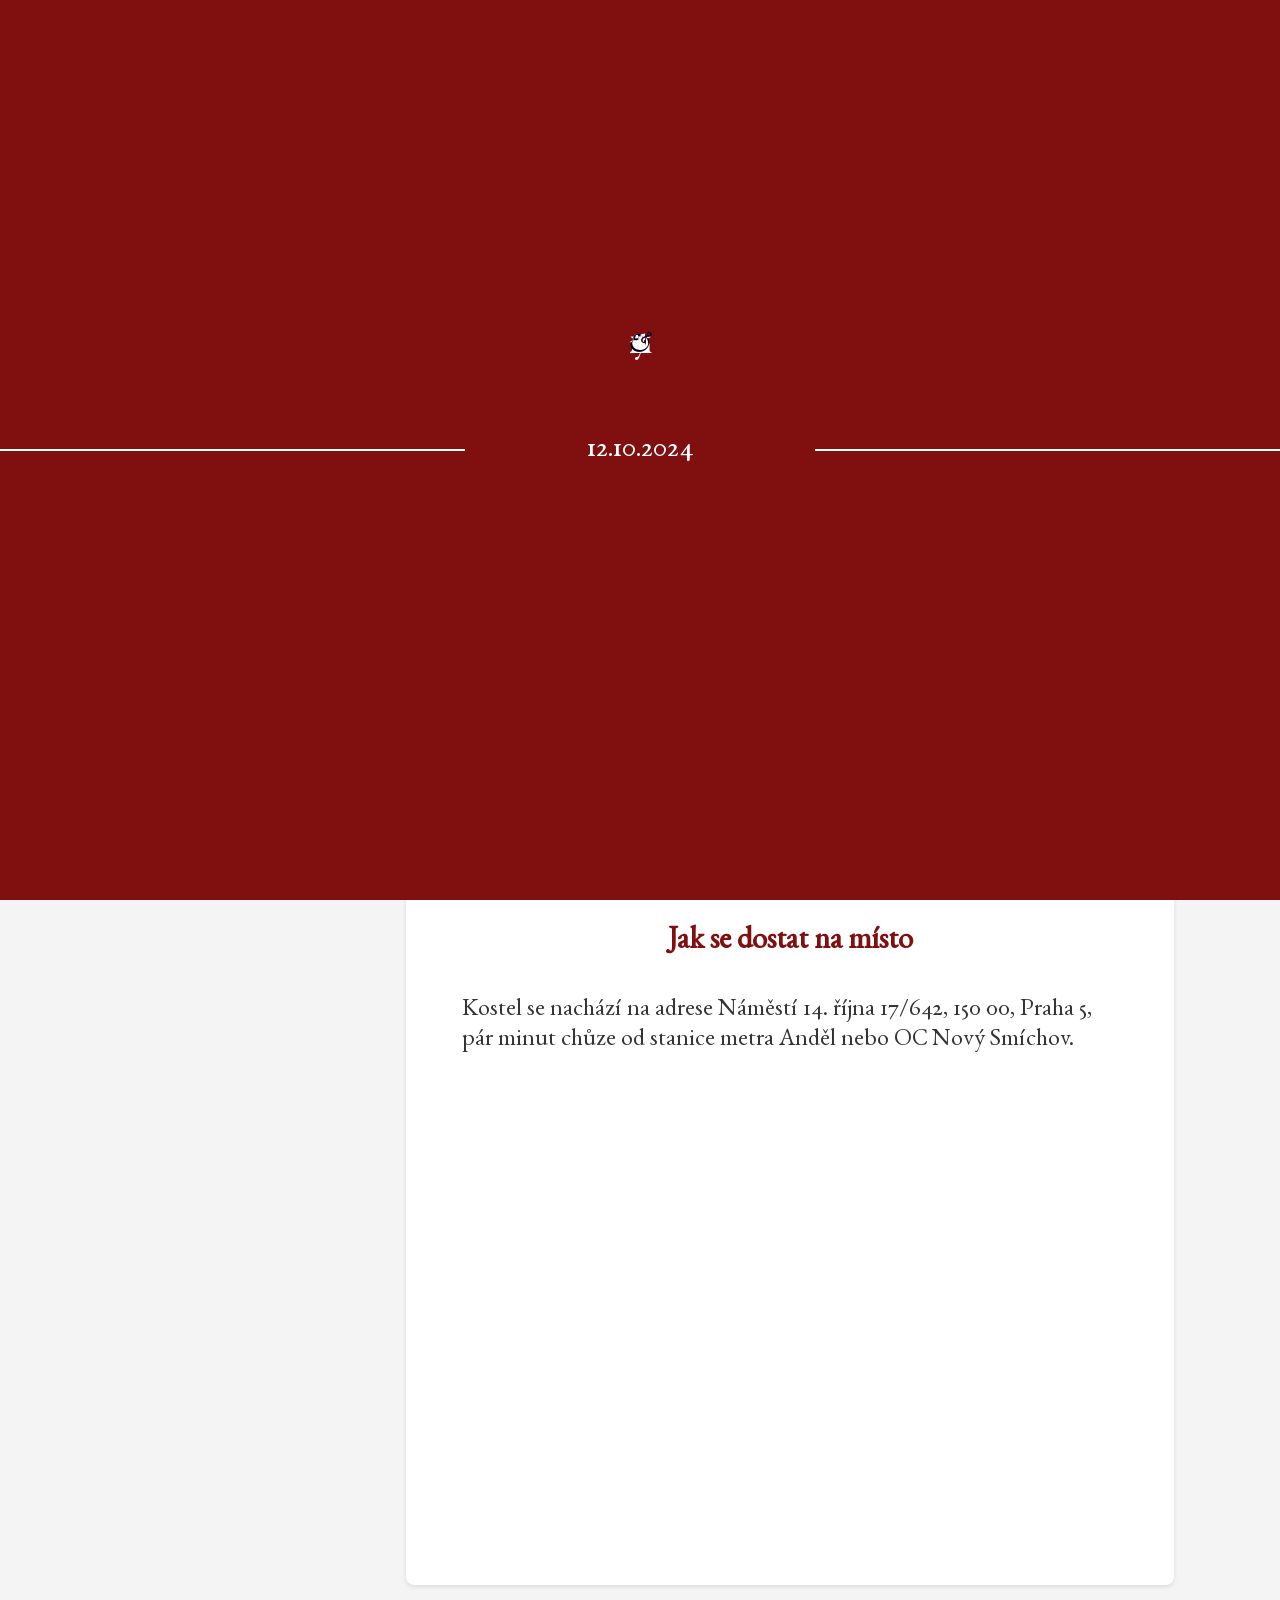
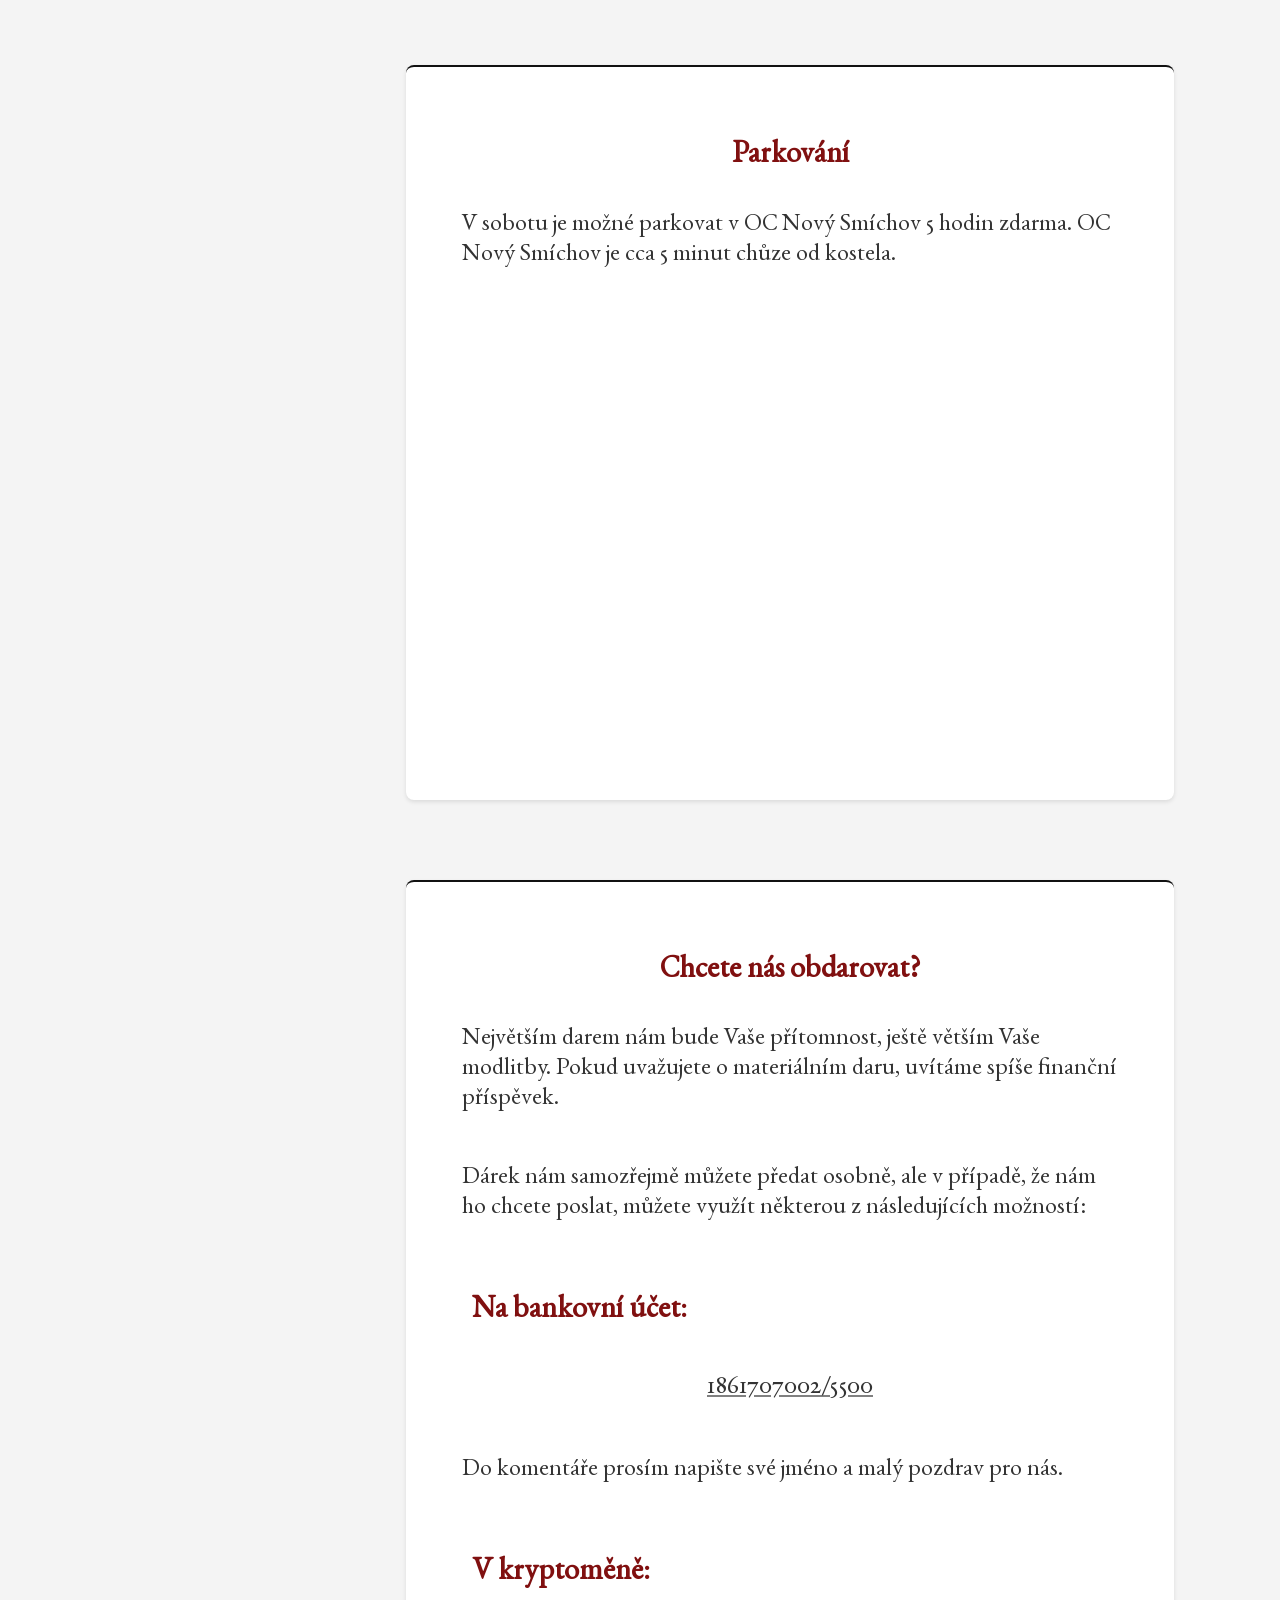
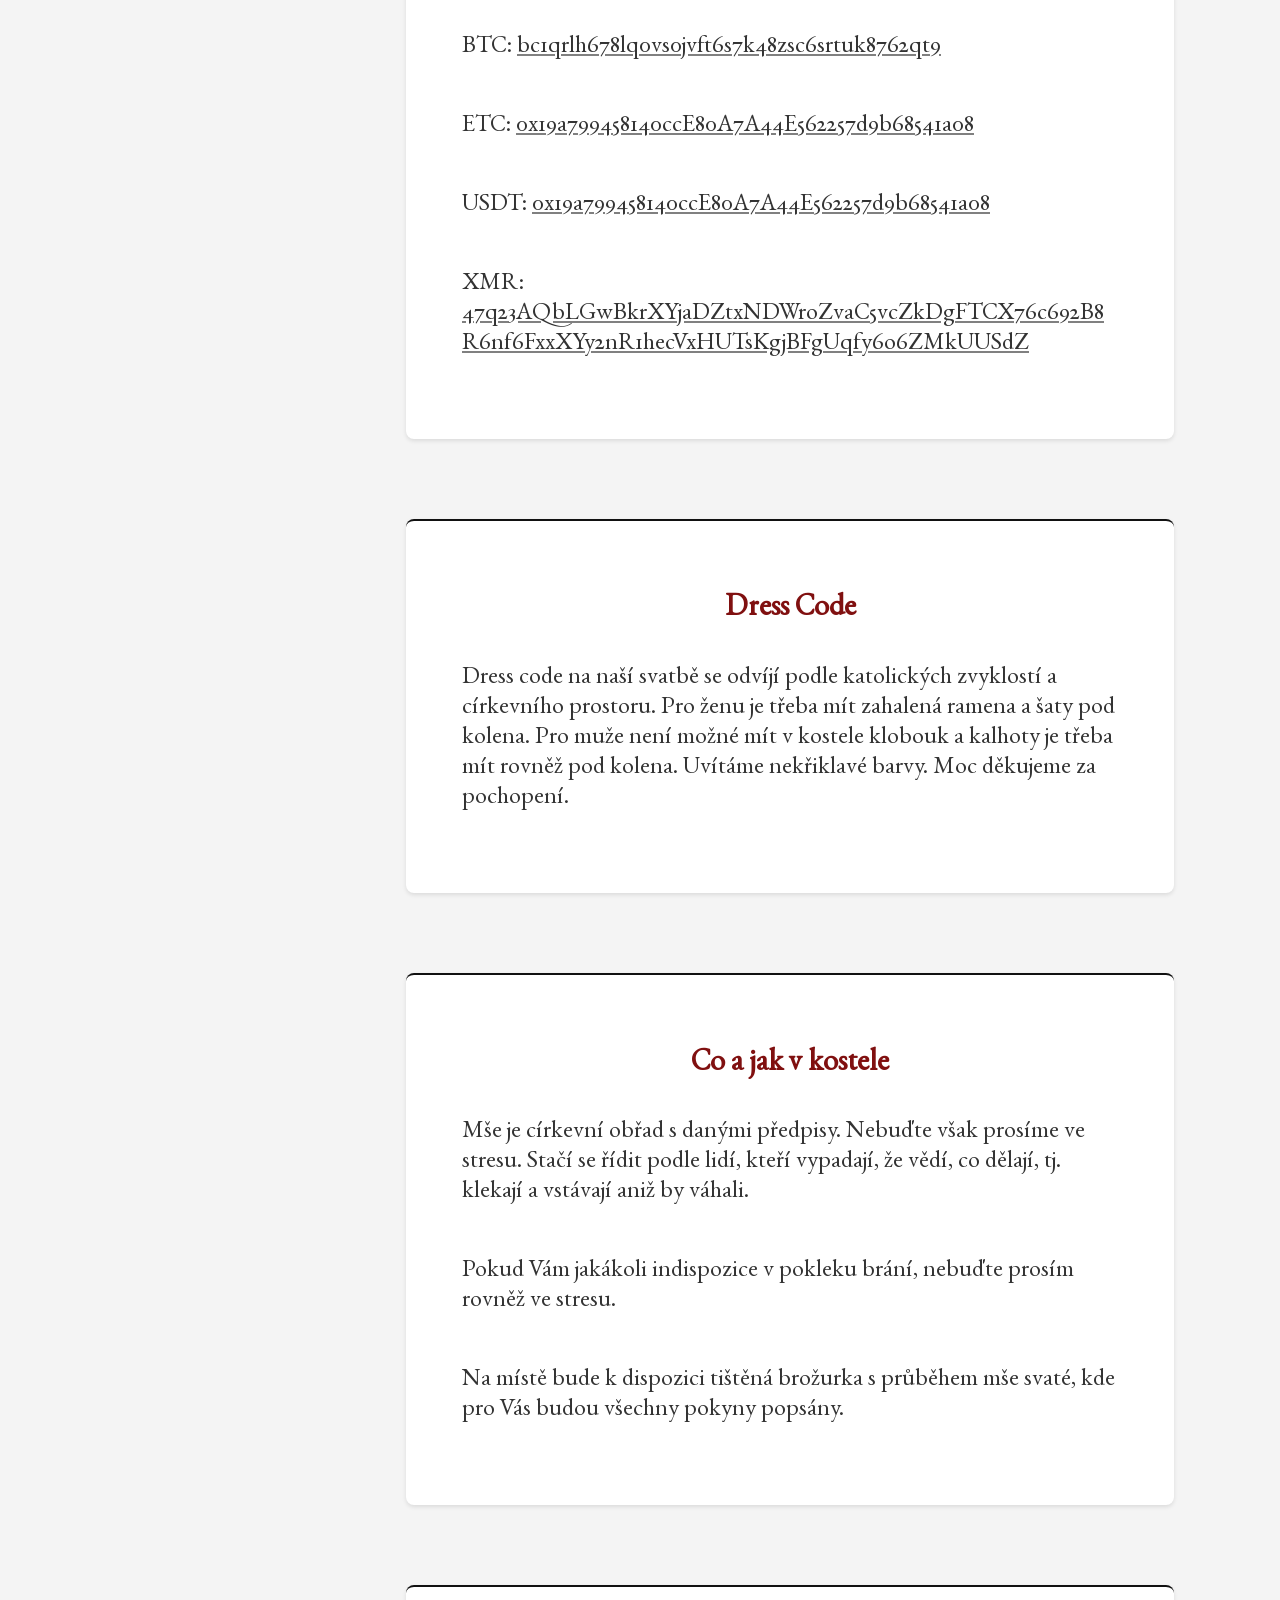
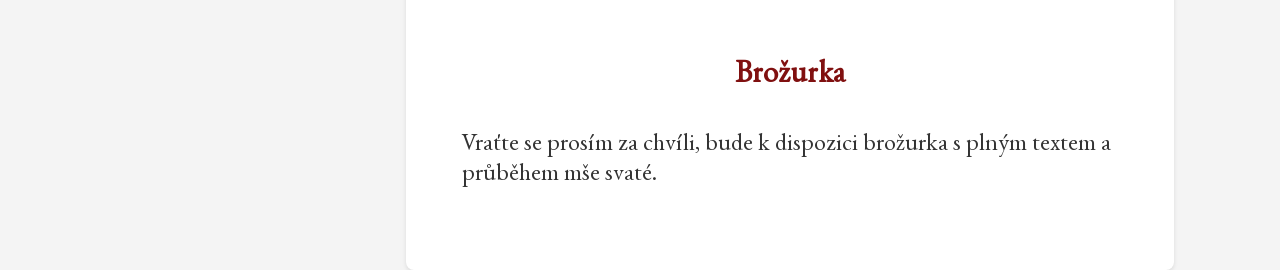
<file: index.html>
<!DOCTYPE html>
<html lang="cs"><head>
	<meta http-equiv="content-type" content="text/html; charset=UTF-8">
	<meta charset="UTF-8">
	<meta name="viewport" content="width=device-width, height=device-height, initial-scale=1.0">
	<title>Arkadiy &amp; Naomi</title>
	<link rel="stylesheet" type="text/css" href="assets/css/styles.css">
</head>

	<body>
		<header>
			<input type="checkbox" id="circle-checkbox" autocomplete="off"/>
			<div class="full-page">
				<hr class="left-line center-line">
				<hr class="right-line center-line">
				<label for="circle-checkbox" class="circle">
					<span class="rotate circle-name" style="--d:-16.660s">A</span>
					<span class="rotate circle-name" style="--d:-17.297s">r</span>
					<span class="rotate circle-name" style="--d:-17.891s">k</span>
					<span class="rotate circle-name" style="--d:-18.504s">a</span>
					<span class="rotate circle-name" style="--d:-19.104s">d</span>
					<span class="rotate circle-name" style="--d:-19.655s">i</span>
					<span class="rotate circle-name" style="--d:-20.178s">y</span>

					<span class="rotate circle-and" style="--d:-0s">&amp;</span>

					<span class="rotate circle-name" style="--d:-4.549s">N</span>
					<span class="rotate circle-name" style="--d:-5.266s">a</span>
					<span class="rotate circle-name" style="--d:-5.864s">o</span>
					<span class="rotate circle-name" style="--d:-6.611s">m</span>
					<span class="rotate circle-name" style="--d:-7.282s">i</span>

					<span class="rotate circle-and" style="--d:-12.5s">&amp;</span>

					<div class="circle-date">12.10.2024</div>
				</label>
			</div>


			<input type="checkbox" id="burger-menu-checkbox" autocomplete="off">

			<nav>
					<ul id="list">
						<li class="logo">
							<a class="logo" href="#">
								<div class="logo-first-line">
									<span class="logo-name">Arkadiy</span>
									<span class="logo-and">&amp;</span>
									<span class="logo-name">Naomi</span>
								</div>
								<hr class="logo-line">
								<div class="logo-second-line">
									<span class="logo-date">Svatba</span>
								</div>
							</a>
						</li>
						<li><a href="#about">O nás</a></li>
						<li><a href="#route">Jak se dostat na místo</a></li>
						<li><a href="#parking">Parkování</a></li>
						<li><a href="#gifts">Chcete nás obdarovat?</a></li>
						<li><a href="#dress-code">Dress Code</a></li>
						<li><a href="#ceremony">Co a jak v kostele</a></li>
						<li><a href="#booklet">Brožurka</a></li>
					</ul>
				<a href="index_ru.html" class="lang-switch">RU</a>
			</nav>

			<script>
				document.getElementById('list').addEventListener('click', function(e) {
					document.getElementById('burger-menu-checkbox').checked = false;
				});
			</script>

			<label for="burger-menu-checkbox">
				<svg viewBox="0 0 100 100" height="100" width="100" class="burger-menu-svg">
					<rect class="burger-menu-top-line" width="36.7" height="3" x="33.3" y="33.3" rx="1" ry="1"></rect>
					<rect class="burger-menu-middle-line" width="36.7" height="3" x="33.3" y="50" rx="1" ry="1"></rect>
					<rect class="burger-menu-bottom-line" width="36.7" height="3" x="33.3" y="66.7" rx="1" ry="1"></rect>
					<rect class="burger-menu-border" width="60" height="60" x="20" y="20" rx="12" ry="12"></rect>
				</svg>
			</label>
		</header>

		<main>
			<section id="about" class="first-section">
				<h2>O nás</h2>
				<div class="photos">
					<img src="/assets/photos/foto1.jpg" alt="Naše foto 1" width="200" class="about-photo">
					<img src="/assets/photos/foto2.jpg" alt="Naše foto 2" width="200" class="about-photo">
					<img src="/assets/photos/foto3.jpg" alt="Naše foto 3" width="200" class="about-photo">
				</div>
				<p class="quote">“Co Bůh spojil, člověk nerozlučuj.” (Marek 10, 9)</p>
				<p>Jsme Arkadiy a Naomi a chceme spolu být na věky věků. Pojďte s námi oslavit den, kdy chceme před všemohoucím Bohem naši lásku stvrdit ve svátostném slibu.</p>
			</section>

			<section id="route">
				<h2>Jak se dostat na místo</h2>
				<p>Kostel se nachází na adrese Náměstí 14. října 17/642, 150 00, Praha 5, pár minut chůze od stanice metra Anděl nebo OC Nový Smíchov.</p>
				<iframe src="https://www.google.com/maps/embed?pb=!1m28!1m12!1m3!1d2560.7488745401915!2d14.40186835729044!3d50.07226450655011!2m3!1f0!2f0!3f0!3m2!1i1024!2i768!4f13.1!4m13!3e2!4m5!1s0x470b9457a74fb1ab%3A0xa62bdf37f7f0819b!2zQW5kxJtsLCBTbcOtY2hvdiwgMTUwIDAwIFByYWhhIDU!3m2!1d50.071129!2d14.403903!4m5!1s0x470b94f888c70cd3%3A0xd66ea30e4abf55b1!2sKostel%20svat%C3%A9ho%20V%C3%A1clava!3m2!1d50.0734334!2d14.4042471!5e0!3m2!1scs!2scz!4v1726513108172!5m2!1scs!2scz" width="100%" height="450" style="border:0;" allowfullscreen="" loading="lazy" referrerpolicy="no-referrer-when-downgrade"></iframe>
			</section>

			<section id="parking">
				<h2>Parkování</h2>
				<p>V sobotu je možné parkovat v OC Nový Smíchov 5 hodin zdarma. OC Nový Smíchov je cca 5 minut chůze od kostela.</p>
				<iframe src="https://www.google.com/maps/embed?pb=!1m18!1m12!1m3!1d2678.8533518465874!2d14.400536254938702!3d50.072211009273026!2m3!1f0!2f0!3f0!3m2!1i1024!2i768!4f13.1!3m3!1m2!1s0x470b94f8a1555555%3A0xaf4ef014c717e6af!2zT0MgTm92w70gU23DrWNob3Y!5e0!3m2!1scs!2scz!4v1726513972348!5m2!1scs!2scz" width="100" height="450" style="border:0;" allowfullscreen="" loading="lazy" referrerpolicy="no-referrer-when-downgrade"></iframe>
			</section>

			<section id="gifts">
				<h2>Chcete nás obdarovat?</h2>
				<p>Největším darem nám bude Vaše přítomnost, ještě větším Vaše modlitby. Pokud uvažujete o materiálním daru, uvítáme spíše finanční příspěvek.</p>
				<p>Dárek nám samozřejmě můžete předat osobně, ale v případě, že nám ho chcete poslat, můžete využít některou z následujících možností:</p>
				<h4>Na bankovní účet:</h4>
				<p class="account-number"><span class="copy-text">1861707002/5500</span></p>
				<p>Do komentáře prosím napište své jméno a malý pozdrav pro nás.</p>
				<h4>V kryptoměně:</h4>
				<p class="crypto-address">BTC: <span class="copy-text">bc1qrlh678lq0vs0jvft6s7k48zsc6srtuk8762qt9</span></p>
				<p class="crypto-address">ETC: <span class="copy-text">0x19a799458140ccE80A7A44E562257d9b68541a08</span></p>
				<p class="crypto-address">USDT: <span class="copy-text">0x19a799458140ccE80A7A44E562257d9b68541a08<span></p>
				<p class="crypto-address">XMR: <span class="copy-text">47q23AQbLGwBkrXYjaDZtxNDWroZvaC5vcZkDgFTCX76c692B8R6nf6FxxXYy2nR1hecVxHUTsKgjBFgUqfy6o6ZMkUUSdZ</span></p>

				<script>
					document.querySelectorAll('.copy-text').forEach(function(span) {
						span.onclick = function() {
							document.execCommand("copy");
						}
					});
					document.querySelectorAll('span.copy-text').forEach(function(span) {
						span.addEventListener("copy", function(event) {
							event.preventDefault();
							if (event.clipboardData) {
								event.clipboardData.setData("text/plain", span.textContent);
								console.log(event.clipboardData.getData("text"));
							}
						});
					});
				</script>
			</section>

			<section id="dress-code">
				<h2>Dress Code</h2>
				<p>Dress code na naší svatbě se odvíjí podle katolických zvyklostí a církevního prostoru. Pro ženu je třeba mít zahalená ramena a šaty pod kolena. Pro muže není možné mít v kostele klobouk a kalhoty je třeba mít rovněž pod kolena. Uvítáme nekřiklavé barvy. Moc děkujeme za pochopení.</p>
			</section>

			<section id="ceremony">
				<h2>Co a jak v kostele</h2>
				<p>Mše je církevní obřad s danými předpisy. Nebuďte však prosíme ve stresu. Stačí se řídit podle lidí, kteří vypadají, že vědí, co dělají, tj. klekají a vstávají aniž by váhali.</p>
				<p>Pokud Vám jakákoli indispozice v pokleku brání, nebuďte prosím rovněž ve stresu.</p>
				<p>Na místě bude k dispozici tištěná brožurka s průběhem mše svaté, kde pro Vás budou všechny pokyny popsány.</p>
			</section>

			<section id="booklet" class="last-section">
				<h2>Brožurka</h2>
				<p>Vraťte se prosím za chvíli, bude k dispozici brožurka s plným textem a průběhem mše svaté.</p>
			</section>
		</main>

		<footer>
			<p>Pokud máte jakékoli dotazy, neváhejte nám napsat na <a href="mailto:svatba@agheieff.com">svatba@agheieff.com</a></p>
			<p>12. X. A.D. 2024</p>
		</footer>
	</body>
</html>
</file>
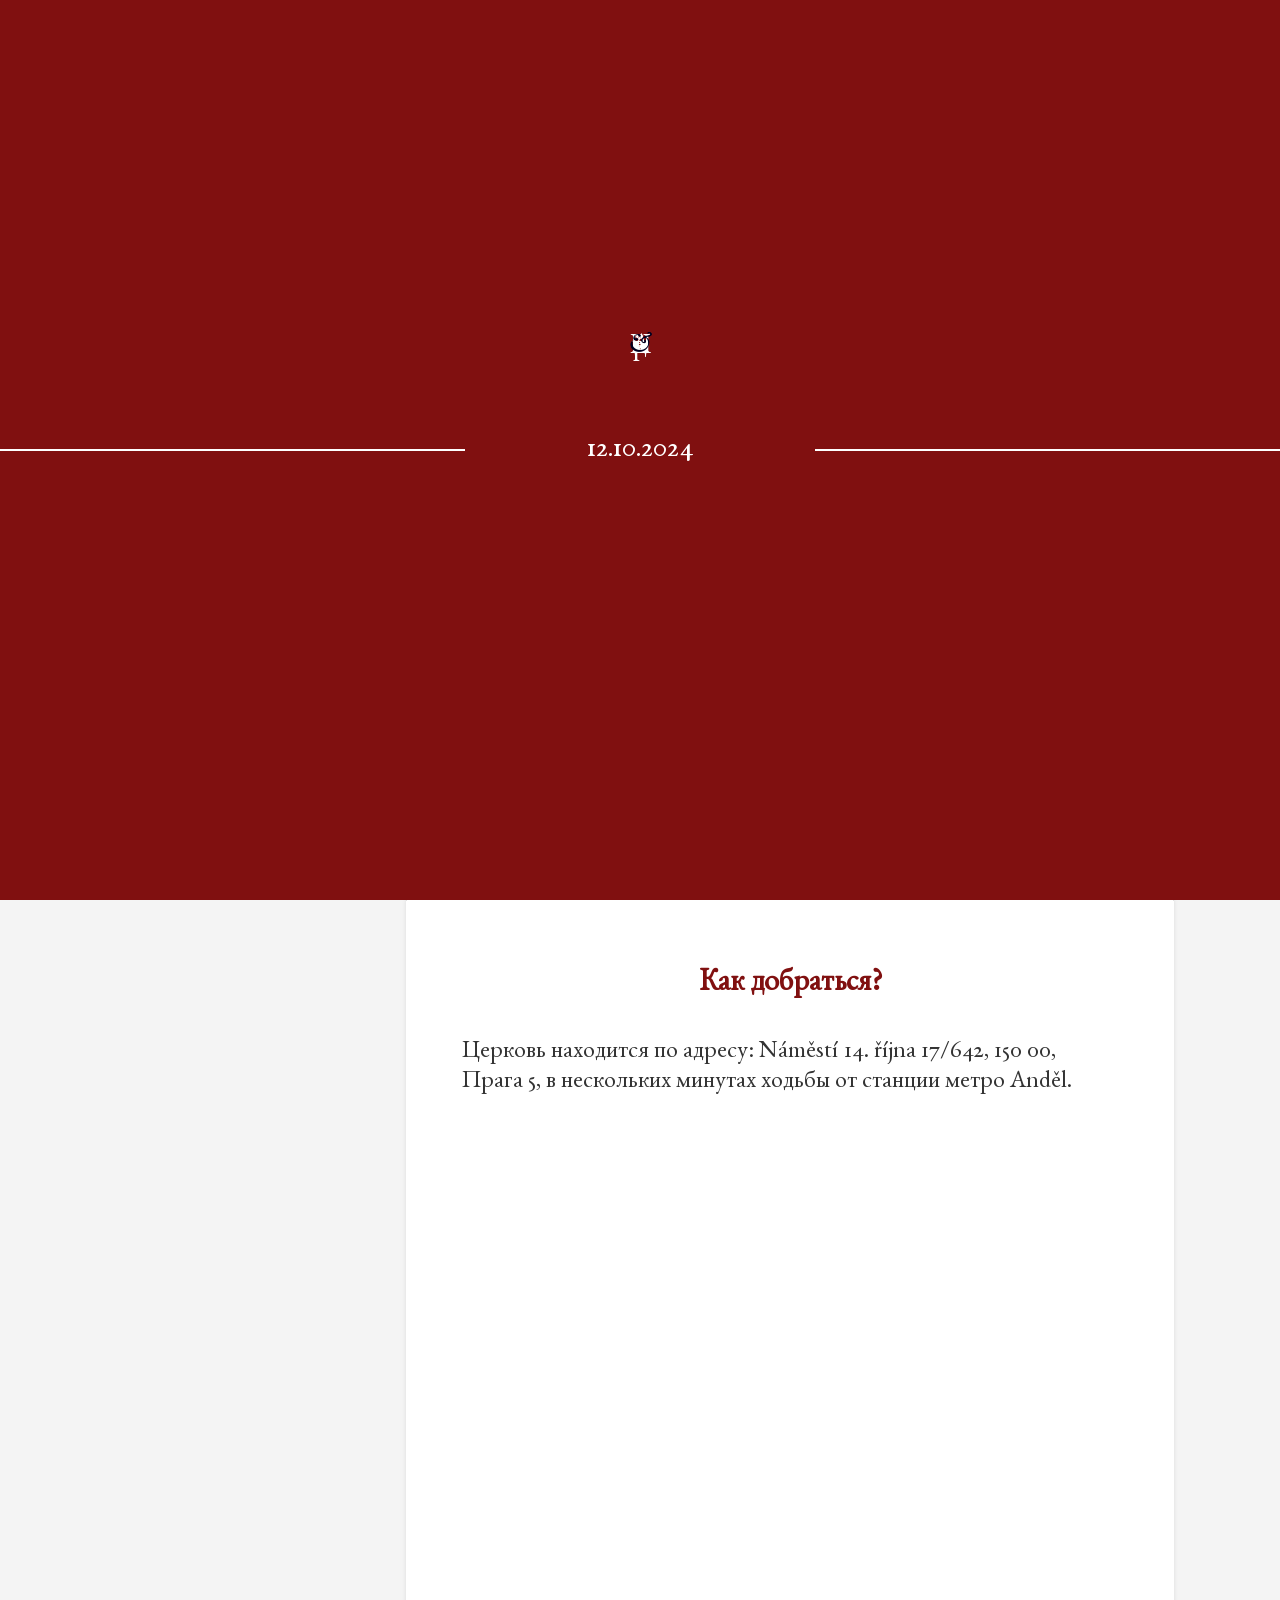
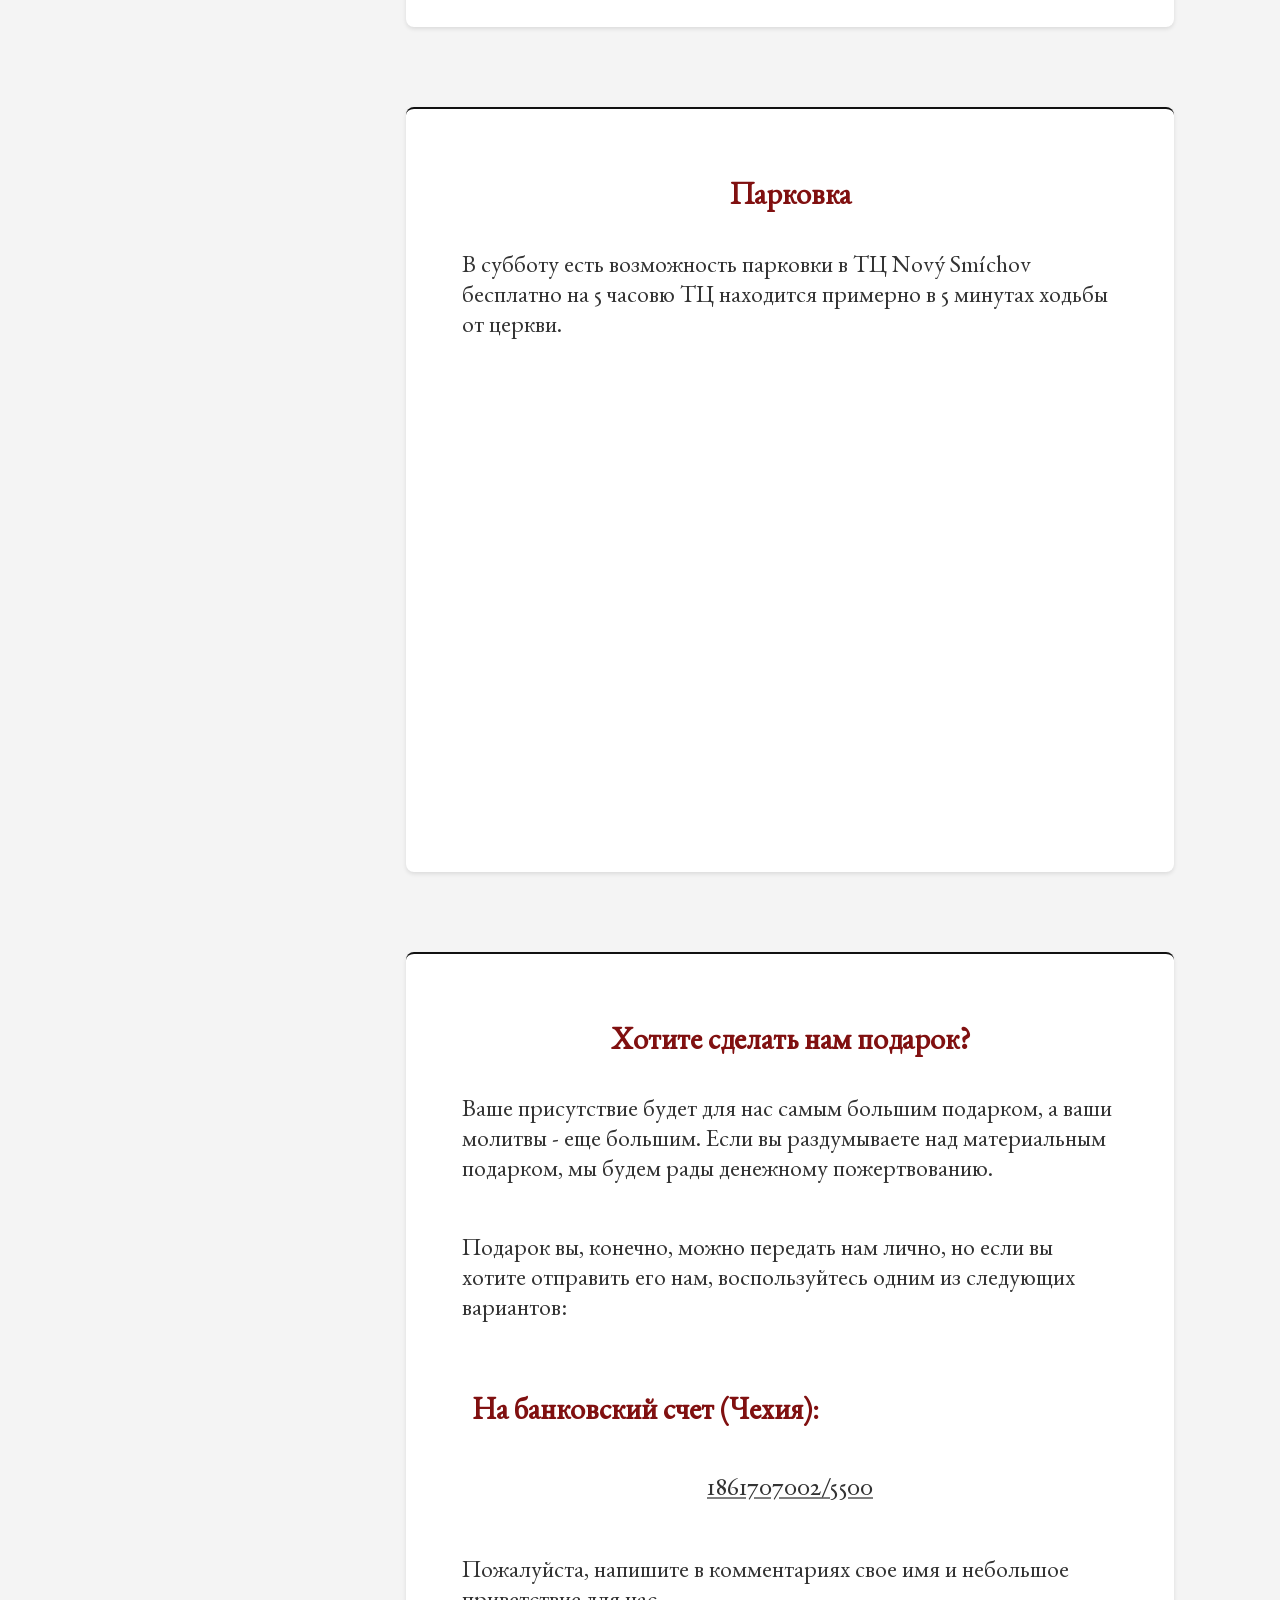
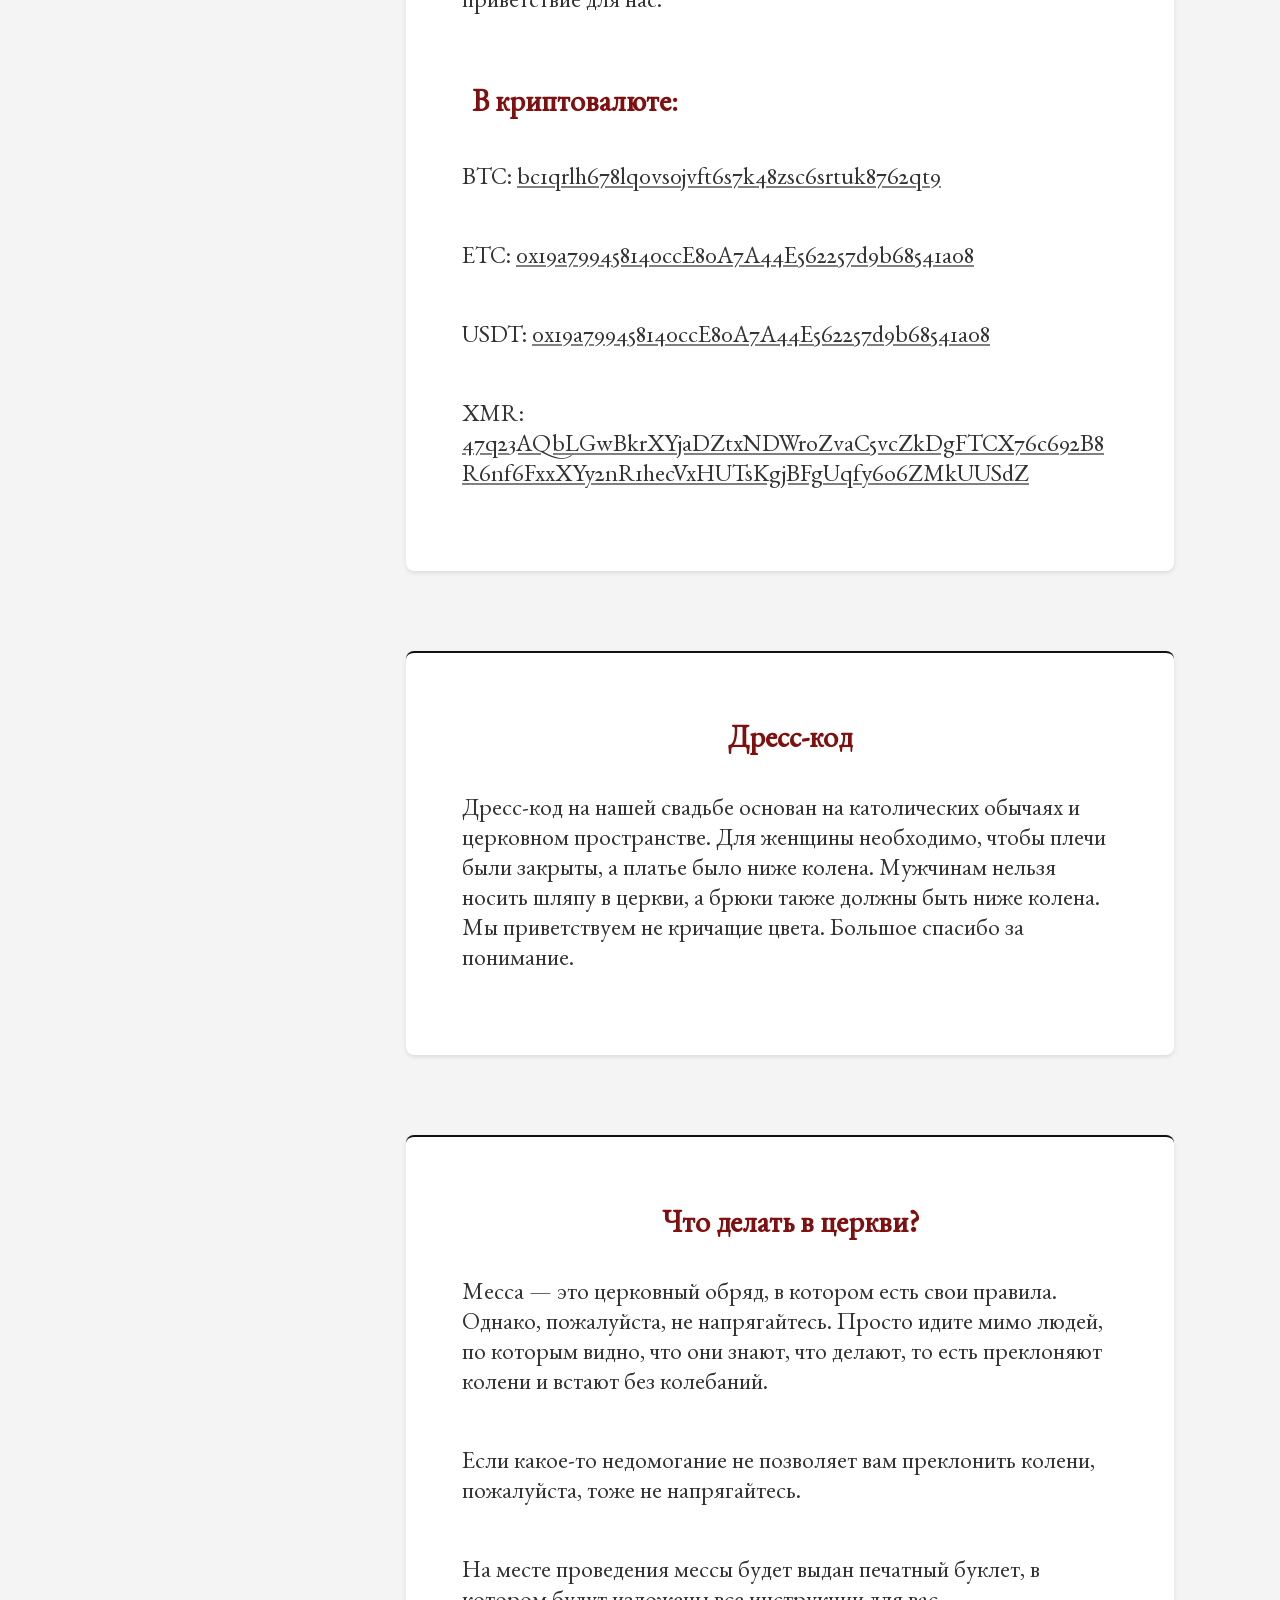
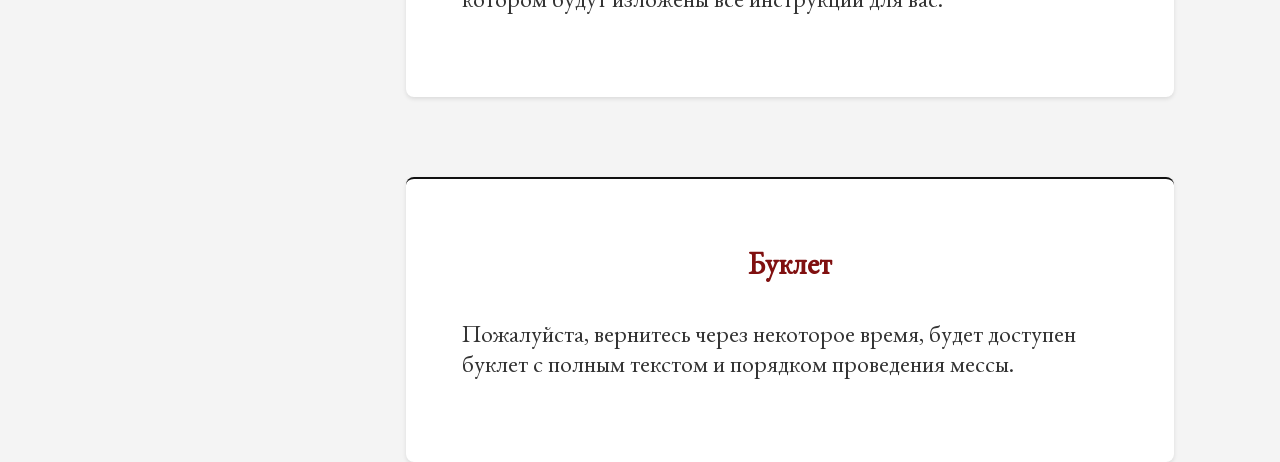
<file: index_ru.html>
<!DOCTYPE html>
<html lang="cs"><head>
	<meta http-equiv="content-type" content="text/html; charset=UTF-8">
	<meta charset="UTF-8">
	<meta name="viewport" content="width=device-width, height=device-height, initial-scale=1.0">
	<title>Arkadiy &amp; Naomi</title>
	<link rel="stylesheet" type="text/css" href="assets/css/styles.css">
</head>

	<body>
		<header>
			<input type="checkbox" id="circle-checkbox" autocomplete="off"/>
			<div class="full-page">
				<hr class="left-line center-line">
				<hr class="right-line center-line">
				<label for="circle-checkbox" class="circle">
					<span class="rotate circle-name" style="--d:-16.497s">А</span>
					<span class="rotate circle-name" style="--d:-17.209s">р</span>
					<span class="rotate circle-name" style="--d:-17.837s">к</span>
					<span class="rotate circle-name" style="--d:-18.420s">а</span>
					<span class="rotate circle-name" style="--d:-19.003s">д</span>
					<span class="rotate circle-name" style="--d:-19.632s">и</span>
					<span class="rotate circle-name" style="--d:-20.288s">й</span>

					<span class="rotate circle-and" style="--d:-0s">&amp;</span>

					<span class="rotate circle-name" style="--d:-4.526s">Н</span>
					<span class="rotate circle-name" style="--d:-5.241s">а</span>
					<span class="rotate circle-name" style="--d:-5.838s">о</span>
					<span class="rotate circle-name" style="--d:-6.519s">м</span>
					<span class="rotate circle-name" style="--d:-7.212s">и</span>

					<span class="rotate circle-and" style="--d:-12.5s">&amp;</span>

					<div class="circle-date">12.10.2024</div>
				</label>
			</div>


			<input type="checkbox" id="burger-menu-checkbox" autocomplete="off">

			<nav>
					<ul id="list">
						<li class="logo">
							<a class="logo" href="#">
								<div class="logo-first-line">
									<span class="logo-name">Аркадий</span>
									<span class="logo-and">&amp;</span>
									<span class="logo-name">Наоми</span>
								</div>
								<hr class="logo-line">
								<div class="logo-second-line">
									<span class="logo-date">Свадьба</span>
								</div>
							</a>
						</li>
						<li><a href="#about">О нас</a></li>
						<li><a href="#route">Как добраться?</a></li>
						<li><a href="#parking>Парковка</a></li>
						<li><a href="#gifts">Хотите сделать нам подарок?</a></li>
						<li><a href="#dress-code">Дресс-код</a></li>
						<li><a href="#ceremony">Что делать в церкви?</a></li>
						<li><a href="#booklet">Буклет</a></li>
					</ul>
				<a href="index.html" class="lang-switch">CS</a>
			</nav>

			<script>
				document.getElementById('list').addEventListener('click', function(e) {
					document.getElementById('burger-menu-checkbox').checked = false;
				});
			</script>

			<label for="burger-menu-checkbox">
				<svg viewBox="0 0 100 100" height="100" width="100" class="burger-menu-svg">
					<rect class="burger-menu-top-line" width="36.7" height="3" x="33.3" y="33.3" rx="1" ry="1"></rect>
					<rect class="burger-menu-middle-line" width="36.7" height="3" x="33.3" y="50" rx="1" ry="1"></rect>
					<rect class="burger-menu-bottom-line" width="36.7" height="3" x="33.3" y="66.7" rx="1" ry="1"></rect>
					<rect class="burger-menu-border" width="60" height="60" x="20" y="20" rx="12" ry="12"></rect>
				</svg>
			</label>
		</header>

		<main>
			<section id="about" class="first-section">
				<h2>О нас</h2>
				<div class="photos">
					<img src="/assets/photos/foto1.jpg" alt="Наша фотография 1" width="200" class="about-photo">
					<img src="/assets/photos/foto2.jpg" alt="Наша фотография 2" width="200" class="about-photo">
					<img src="/assets/photos/foto3.jpg" alt="Наша фотография 3" width="200" class="about-photo">
				</div>
				<p class="quote">«Что Бог сочетал, того человек да не разлучает (Евангелие от Марка, 10:9)</p>
				<p>Мы — Аркадий и Наоми, и мы хотим быть вместе навсегда. Отпразднуйте вместе с нами тот день, когда мы хотим подтвердить нашу любовь в священной клятве перед Всевышним.</p>
			</section>

			<section id="route">
				<h2>Как добраться?</h2>
				<p>Церковь находится по адресу: Náměstí 14. října 17/642, 150 00, Прага 5, в нескольких минутах ходьбы от станции метро Anděl.</p>
				<iframe src="https://www.google.com/maps/embed?pb=!1m24!1m8!1m3!1d5121.5034636070495!2d14.4005363!3d50.072211!3m2!1i1024!2i768!4f13.1!4m13!3e2!4m5!1s0x470b9457a74fb1ab%3A0xa62bdf37f7f0819b!2zQW5kxJts!3m2!1d50.071129!2d14.403903!4m5!1s0x470b94f888c70cd3%3A0xd66ea30e4abf55b1!2sSaint%20Wenceslas%20church%2C%20%C5%A0tef%C3%A1nikova%2C%20150%2000%20Praha%205-And%C4%9Bl!3m2!1d50.0734334!2d14.4042471!5e0!3m2!1sru!2scz!4v1726514407492!5m2!1sru!2scz" width="100%" height="450" style="border:0;" allowfullscreen="" loading="lazy" referrerpolicy="no-referrer-when-downgrade"></iframe>
			</section>

			<section id="parking">
				<h2>Парковка</h2>
				<p>В субботу есть возможность парковки в ТЦ Nový Smíchov бесплатно на 5 часовю ТЦ находится примерно в 5 минутах ходьбы от церкви.</p>
				<iframe src="https://www.google.com/maps/embed?pb=!1m14!1m8!1m3!1d5121.5034636070495!2d14.4005363!3d50.072211!3m2!1i1024!2i768!4f13.1!3m3!1m2!1s0x470b94f8a1555555%3A0xaf4ef014c717e6af!2sNov%C3%BD%20Sm%C3%ADchov%20Shopping%20Centre!5e0!3m2!1sru!2scz!4v1726514608511!5m2!1sru!2scz" width="100%" height="450" style="border:0;" allowfullscreen="" loading="lazy" referrerpolicy="no-referrer-when-downgrade"></iframe>
			</section>

			<section id="gifts">
				<h2>Хотите сделать нам подарок?</h2>
				<p>Ваше присутствие будет для нас самым большим подарком, а ваши молитвы - еще большим. Если вы раздумываете над материальным подарком, мы будем рады денежному пожертвованию.</p>
				<p>Подарок вы, конечно, можно передать нам лично, но если вы хотите отправить его нам, воспользуйтесь одним из следующих вариантов:</p>
				<h4>На банковский счет (Чехия):</h4>
				<p class="account-number"><span class="copy-text">1861707002/5500</span></p>
				<p>Пожалуйста, напишите в комментариях свое имя и небольшое приветствие для нас.</p>
				<h4>В криптовалюте:</h4>
				<p class="crypto-address">BTC: <span class="copy-text">bc1qrlh678lq0vs0jvft6s7k48zsc6srtuk8762qt9</span></p>
				<p class="crypto-address">ETC: <span class="copy-text">0x19a799458140ccE80A7A44E562257d9b68541a08</span></p>
				<p class="crypto-address">USDT: <span class="copy-text">0x19a799458140ccE80A7A44E562257d9b68541a08</span></p>
				<p class="crypto-address">XMR: <span class="copy-text">47q23AQbLGwBkrXYjaDZtxNDWroZvaC5vcZkDgFTCX76c692B8R6nf6FxxXYy2nR1hecVxHUTsKgjBFgUqfy6o6ZMkUUSdZ</span></p>

				<script>
					document.querySelectorAll('.copy-text').forEach(function(span) {
						span.onclick = function() {
							document.execCommand("copy");
						}
					});

					document.querySelectorAll('span.copy-text').forEach(function(span) {
						span.addEventListener("copy", function(event) {
							event.preventDefault();
							if (event.clipboardData) {
								event.clipboardData.setData("text/plain", span.textContent);
								console.log(event.clipboardData.getData("text"));
							}
						});
					});
				</script>
			</section>

			<section id="dress-code">
				<h2>Дресс-код</h2>
				<p>Дресс-код на нашей свадьбе основан на католических обычаях и церковном пространстве. Для женщины необходимо, чтобы плечи были закрыты, а платье было ниже колена. Мужчинам нельзя носить шляпу в церкви, а брюки также должны быть ниже колена. Мы приветствуем не кричащие цвета. Большое спасибо за понимание.</p>
			</section>

			<section id="ceremony">
				<h2>Что делать в церкви?</h2>
				<p>Месса — это церковный обряд, в котором есть свои правила. Однако, пожалуйста, не напрягайтесь. Просто идите мимо людей, по которым видно, что они знают, что делают, то есть преклоняют колени и встают без колебаний.</p>
				<p>Если какое-то недомогание не позволяет вам преклонить колени, пожалуйста, тоже не напрягайтесь.</p>
				<p>На месте проведения мессы будет выдан печатный буклет, в котором будут изложены все инструкции для вас.</p>
			</section>

			<section id="booklet" class="last-section">
				<h2>Буклет</h2>
				<p>Пожалуйста, вернитесь через некоторое время, будет доступен буклет с полным текстом и порядком проведения мессы.</p>
			</section>
		</main>

		<footer>
			<p>Если у вас возникли вопросы, пожалуйста, пишите нам по адресу <a href="mailto:svatba@agheieff.com">svatba@agheieff.com</a></p>
			<p>12.X.2024 от Р. Х.</p>
		</footer>
	</body>
</html>
</file>
<file: assets/css/styles.css>
@font-face {
	font-family: "EB Garamond12";
	src: url("../fonts/EBGaramond12-Regular.woff2") format("woff2");
}

@font-face {
	font-family: "EB Garamond12it";
	src: url("../fonts/EBGaramond12-Italic.woff2") format("woff2");
	font-style: italic;
	font-feature-settings: "cv04" off;
}

@font-face {
	font-family: "EB Garamond08";
	src: url("../fonts/EBGaramond08-Regular.woff2") format("woff2");
}

:root {
	--nav-color: #801010;
	--nav-text-color: #ffffff;
	--text-color: #333333;
	--background-color: #f4f4f4;


	--heading-font: 'EB Garamond12', serif;
	--body-font: 'EB Garamond12, serif';
	--base-font-size: 18px;

	--content-width: 800px;

	--nav-width: max(300px, 15vw);

	--header-height: max(60px, 10vh);
	--main-height: calc(100vh-var(--header-height));

	--nav-border-color: #ffffff;
	--lines-limit: 175px;
	--line-animation-time: 1.5s;
	--side-menu-animation-time: 0.35s;
	--logo-height: max(63px, 10dvh);
	--mobile-van-width: 70;;
	--logo-name-color: #fff;
	--logo-date-color: #000020;
	--circle-logo-name-color: #fff;
	--circle-logo-and-color: var(--logo-date-color);
	--circle-logo-date-color: #fff;
	--circle-line-color: #fff;
	--circle-line-color-top: #fff;
	--link-color: #9999ff;
	--font-family: "EB Garamond12", "Playfair Display";
	--font-size: 24px;
	--no-line-media-width: 500px;
	--side-menu-media-width: 918px;
	--side-menu-width: 350px;
	--side-menu-v-padding: 20px;
	--side-menu-h-padding: 20px;
}

* {
	padding: 0;
	box-sizing: border-box;
}

hr {
	border-top: 1px solid var(--nav-border-color);
	border-bottom: 1px solid var(--nav-border-color);
	border-left: 1px solid  var(--nav-border-color);
	border-right: 1px solid var(--nav-border-color);
}

body, html {
	width: 100%;
	height: 100%;
	display: flex;
	flex-direction: column;
	justify-content: center;
	align-items: center;
	font-family: var(--font-family);
	font-size: var(--base-font-size);
	line-height: 1.6;
	color: var(--text-color);
	font-style: normal;
	background-color: var(--background-color);
}

h1, h2, h3, h4, h5, h6 {
	font-family: var(--heading-font);
	margin-bottom: 1rem;
	color: var(--nav-color);
}

h1 {font-size: 48px;}
h2 {font-size: 36px;}
h3 {font-size: 30px;}

a {
	text-decoration: none;
	color: #000000;
}

header {
}
header .logo-name {
	color: var(--logo-name-color);
	font-size: 28px;
	padding: 0 5px;
}

header .logo-and {
	font-family: "EB Garamond12it";
	font-size: 24px;
}

header .circle-and {
	font-family: "EB Garamond12it";
	font-size: 24px;
	color: var(--circle-logo-and-color);
}

header .logo-line {
	margin-bottom: 5px;
	padding-bottom: 0; --TODO
}

header .logo-date {
	color: var(--logo-date-color);
	font-size: 22px;
	padding: 10px 10px;
}

header nav ul li .logo {
	font-size: 14px;
	display: flex;
	flex-direction: column;
	align-items: center;
	justify-content: center;
}

header nav ul li .logo-line {
	width: 250px;
}


header nav {
	list-style-type: none;
	background-color: var(--nav-color);
	position: fixed;
	left: 0;
	top: 0;
	width: var(--nav-width);
	height: 100vh;
	overflow-y: auto;
	margin-left: auto;
	margin-right: calc(var(--logo-height) * -1);
	border: 0px solid var(--nav-border-color);
	border-right-width: 2px;

	font-size: 25px;
}

header nav ul {
	margin: 0;
}

header nav ul li .logo {
	box-sizing: border-box;
	background-color: var(--header-color);
}

header nav ul li {
	border: 0px solid var(--nav-border-color);
	border-bottom-width: 2px;

}

header nav ul li:hover {
	background-color: #902020;
	cursor: pointer;
}

nav ul li a {
	padding: 20px 10px 20px 20px;
	display: block;
	text-decoration: none;
	color: var(--nav-text-color);
	font-weight: bold;
}

nav .lang-switch {
	color: #fff;
	position: absolute;
	margin-left: 20px;
	margin-top: 20px;
}

main {
	font-size: var(--font-size);
	line-height: 1.25;
	flex: 1 0 auto;
	padding: 20px 0;
	margin-left: var(--nav-width);
	width: 60vw;
	height: 100vh
}

main section {
	word-wrap: break-word;
	margin-bottom: 80px;
	background-color: #ffffff;
	border-radius: 8px;
	box-shadow: 0 2px 4px rgba(0, 0, 0, 0.1);
	padding: 2rem;
	border: 0px solid #111111;
	border-top-width: 2px;
}

main section .photos {
	display: flex;
	justify-content: center;
	gap: 10px;
	flex-wrap: nowrap;
}

.last-section {
	margin-bottom: 150px;
}

main section .quote {
	text-align: center;
	font-size: 30px;
	padding: 5px 0 20px 0;
	color: var(--text-color);
	padding: 30px;
	margin: 50px auto;
	border-radius: 10px;
	border-width: 10px 10px 10px 10px;
	box-shadow: 0 4px 6 px rgba(0, 0, 0, 0.1);
	line-height: 1.4;
	margin-bottom: 20px;
	font-style: italic;
}

main section h2 {
	padding: 10px 10px 5px 10px;
	text-align: center;
	font-family: "EB Garamond12";
	font-size: 30px;
}

main section h4 {
	font-size: 30px;
	padding: 10px 30px 10px 30px;
}

main p {
	width: 100%;
	padding: 5px 20px 20px 20px;
}

main iframe {
	display: block;
	margin: auto;
}

main .account-number {
	text-align: center;
	font-size: 26px;
}

main .copy-text {
	text-decoration: underline;
	text-decoration-color: grey;
	cursor: pointer;
}

footer {
	width: calc(100vw - var(--nav-width));
	left: var(--nav-width);
	background: #333333;
	color: #ffffff;
	text-align: center;
	padding: 10px 0;
	margin-top: 20px;
	bottom: 0;
	position: fixed;
}

footer p {
	margin: 0;
}

footer a:link {
	color: var(--link-color)
}

footer a:visited {
	color: #cb9eff;
}

footer a:active {
	color: #ffffff;
}

.full-page {
	display: flex;
	justify-content: center;
	align-items: center;
	position: fixed;
	top: 0;
	bottom: 0;
	left: 0;
	right: 0;
	background-color: var(--nav-color);
	z-index: 1000;
}

@keyframes continuous-rotate {
	from {
		transform: rotate(0deg);
	}
	to {
		transform: rotate(360deg);
	}
}

#circle-checkbox {
	display: none;
}

.circle {
	font-family: "EB Garamond08";
	position: fixed;
	top: 50%;
	left: 50%;
	margin-top: -150px;
	margin-left: -150px;
	width: 300px;
	height: 300px;
	display: flex;
	justify-content: center;
	align-items: center;
	transition: transform 0.5s;
	cursor: pointer;
	font-size: 28px;
}

.rotate {
	height: 250px;
	position: absolute;
	animation: continuous-rotate 25s var(--d,0s) linear infinite;
}

.circle-name {
	color: var(--circle-logo-name-color);
	font-size: 28px;
	padding: 0 5px;
}

.circle-date {
	color: var(--circle-logo-date-color);
	top: 50%;
	left: 50%;
	font-variant-caps: small-caps;
}

.center-line {
	position: fixed;
	border-top: 1px solid var(--circle-line-color-top);
	border-bottom: 1px solid var(--circle-line-color);
	border-left: 1px solid var(--circle-line-color);
	border-right: 1px solid var(--circle-line-color);

	top: 50%;
	margin-top: -1px;
	width: calc(50vw - var(--lines-limit));
}

.left-line {
	left: 0;
}

.right-line {
	right: 0;
}

@keyframes div-animation {
	0% {height: 100dvh}
	50% {height: 50dvh}
	99% {height: 0;}
	100% {height: 0; visibility: hidden;}
}

@keyframes line-animation {
	0% {width: calc(50vw - var(--lines-limit)); top: 50dvh;}
	50% {width: 50vw; top: 50dvh;}
	99% {width: 50vw; top: 0;}
	100% {width: 50vw; top: 0;}
}

@keyframes line-animation-mobile {
	0% {width: 0vw; visibility: visible; top: 50dvh;}
	50% {width: 50vw; visibility: visible; top: 50dvh;}
	99% {width: 50vw; visibility: visible; top: 0;}
	100% {width: 50vw; visibility: hidden; top: 0;}
}

@keyframes circle-disappear {
	0% {opacity: 1}
	1% {opacity: 1; cursor: default; pointer-events: none;}
	99% {opacity: 0; cursor: default; pointer-events: none;}
	100% {opacity: 0; cursor: default; visibility: hidden;}
}

#circle-checkbox:checked + .full-page {
	animation: div-animation var(--line-animation-time) forwards;
}

#circle-checkbox:checked + div > .center-line {
	animation: line-animation var(--line-animation-time) forwards;
}

#circle-checkbox:checked + div > .circle {
	animation: circle-disappear 0.36s forwards;
}

@media (max-width: 500px) {
	.center-line {
		visibility: hidden;
	}

	#circle-checkbox:checked + div > .center-line {
		animation: line-animation-mobile var(--line-animation-time) forwards;
	}
}

#burger-menu-checkbox {
	display: none;
}

header label svg rect {
	
}

.burger-menu-svg {
	visibility: hidden;
	position: absolute;
	top: 0;
	left: 0;
	width: var(--logo-height);
	height: var(--logo-height);
}

.burger-menu-line {
	fill: #808080;
}

.burger-menu-border {
	fill: none;
	stroke: #ffffff;
	stroke-width: 3;
}

@keyframes hide {
	0% {visibility: visible}
	100% {visibility: hidden}
}

@keyframes show {
	0% {visibility: hidden}
	100% {visibility: visible}
}

@keyframes open-sidebar {
	0% {visibility: hidden}
	100% {visibility: visible}
}

@keyframes open-sidebar-text {
	0% {visibility: hidden; padding: 0 0; margin: 0 0;}
	49% {visibility: hidden}
	50% {visibility: visible; opacity: 0}
	100% {visibility: visible; opacity: 1; padding: var(--side-menu-v-padding) var(--side-menu-h-padding); margin: calc(var(--side-menu-v-padding) * -1) calc(var(--side-menu-h-padding) * -1);}
}

@keyframes burger-rotate-top {
	0% {transform: rotate(0) translatex(0) translatey(0) scale(1);}
	100% {transform: rotate(-45deg) translatex(-73px) translatey(24px) scale(1.4142);}
}

@keyframes burger-rotate-bottom {
	0% {transform: rotate(0) translateX(0) translatey(0) scale(1);}
	100% {transform: rotate(45deg) translatex(0px) translatey(-96px) scale(1.4142);}
}

@keyframes burger-hide-middle {
	0% {transform: translateX(0) translatey(0) scale(1);}
	100% {transform: translatex(52px) translatey(52px) scale(0.001);}
}

@keyframes burger-return-top {
	0% {transform: rotate(-45deg) translatex(-73px) translatey(24px) scale(1.4142);}
	100% {transform: rotate(0) translatex(0) translatey(0) scale(1);}
}

@keyframes burger-return-bottom {
	0% {transform: rotate(45deg) translatex(0px) translatey(-96px) scale(1.4142);}
	100% {transform: rotate(0) translatex(0) translatey(0) scale(1);}
}

@keyframes burger-return-middle {
	0% {transform: translatex(52px) translatey(52px) scale(0.001);}
	100% {transform: translatex(0) translatey(0) scale(1);}
}

@media (max-width: 918px) { /*TODO change the value, this is for testing */
	header {
		position: fixed;
		top: 0;
		left: 0;
		width: 100dvw;
		height: var(--header-height);
		background-color: var(--nav-color);
		z-index: 100;
	}

	header nav {
		visibility: hidden;
		margin-top: var(--header-height);
	}

	.logo, .logo-link {
		border: none;
		width: 200px;
		list-style-type: none;
		position: fixed;
		visibility: visible;
		left: 50vw;
		margin-left: -100px;
		top: 0;

		line-height: 1;

		font-size: 14px;

		height: var(--header-height);
	}

	header nav .logo-name{
		font-size: 18px;
		padding-top: 100px;
	}
	
	header nav .logo-and {
		font-size: 18px;
	}

	header nav ul li .logo-line {
		width: 170px;
	}

	header nav .logo-date {
		font-size: 18px;
	}
	
	.burger-menu-top-line, .burger-menu-middle-line, .burger-menu-bottom-line {
		fill: #3a0000;
	}

	main {
		position: absolute;
		top: var(--header-height);
		margin-left: 0;
		padding: 0 12vw 0 12vw;
		width: 100vw;
		overflow: auto;
		z-index: 10;
	}

	main .first-section {
		margin-top: 50px;
	}

	main section .about-photo {
		width: calc((76vw - 3rem) / 3.5);
	}

	footer {
		position: fixed;
		left: 0;
		bottom: 0;
		width: 100vw;
		z-index: 11;
	}

	.burger-menu-svg {
		visibility: visible;
	}

	#burger-menu-checkbox:checked + nav {
		animation: open-sidebar var(--side-menu-animation-time) forwards;
	}

	#burger-menu-checkbox:checked ~ label > svg > .burger-menu-top-line {
		animation: burger-rotate-top var(--side-menu-animation-time) forwards;
	}

	#burger-menu-checkbox:checked ~ label > svg > .burger-menu-bottom-line {
		animation: burger-rotate-bottom var(--side-menu-animation-time) forwards;
	}

	#burger-menu-checkbox:checked ~ label > svg > .burger-menu-middle-line {
		animation: burger-hide-middle var(--side-menu-animation-time) forwards;
	}

	#burger-menu-checkbox:not(:checked) ~ label > svg > .burger-menu-top-line {
		animation: burger-return-top var(--side-menu-animation-time) forwards;
	}

	#burger-menu-checkbox:not(:checked) ~ label > svg > .burger-menu-bottom-line {
		animation: burger-return-bottom var(--side-menu-animation-time) forwards;
	}

	#burger-menu-checkbox:not(:checked) ~ label > svg > .burger-menu-middle-line {
		animation: burger-return-middle var(--side-menu-animation-time) forwards;
	}

	header label {
		cursor: pointer;
	}
}

@media (max-width:700px) {
	main .photos {
		flex-direction: column;

	}

	main section .about-photo {
		width: 100%;
	}
}
</file>
